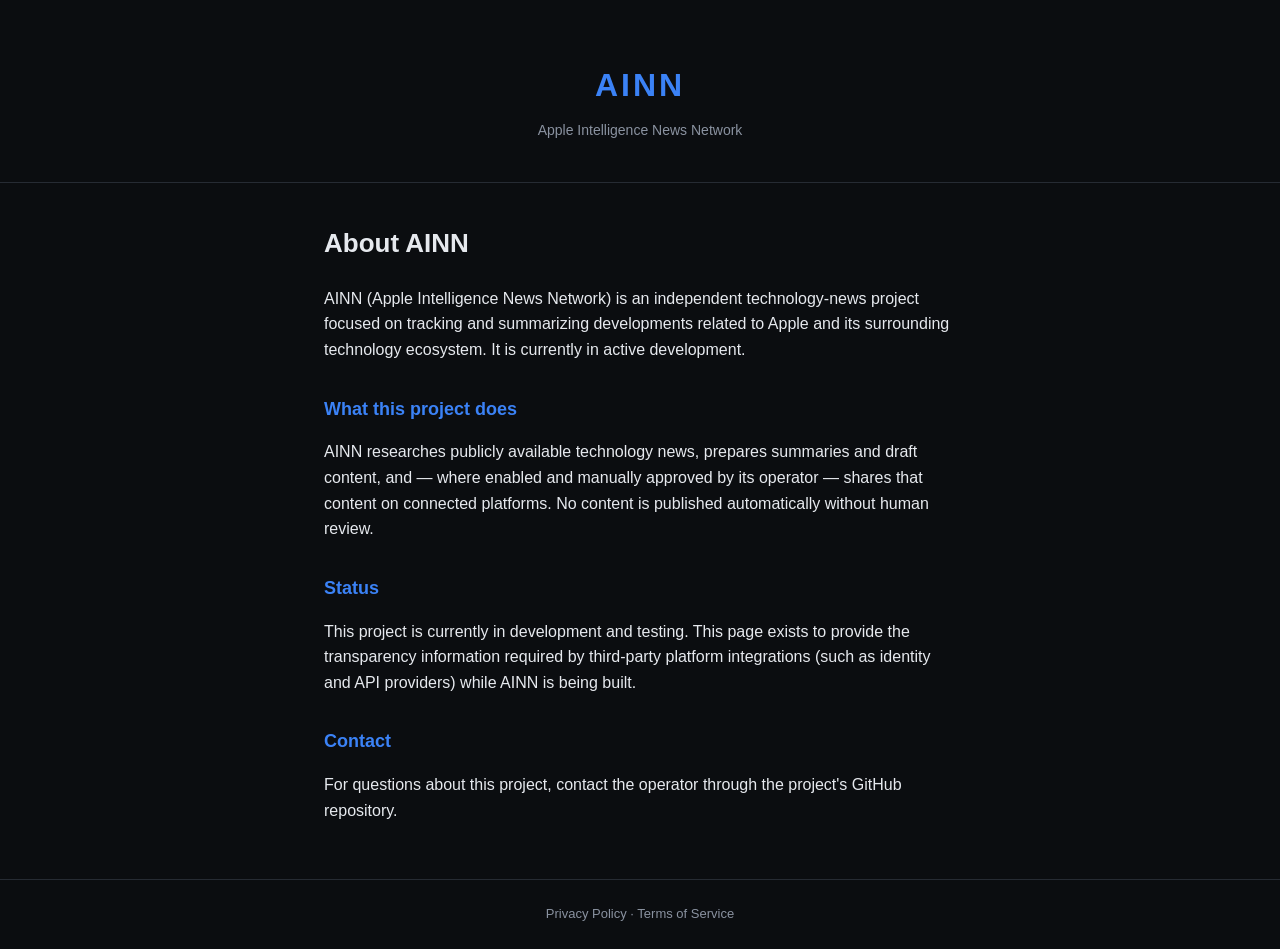
<file: index.html>
<!DOCTYPE html>
<html lang="en">
<head>
<meta charset="UTF-8" />
<meta name="viewport" content="width=device-width, initial-scale=1.0" />
<title>AINN — Apple Intelligence News Network</title>
<link rel="stylesheet" href="style.css" />
</head>
<body>
  <header class="hero">
    <div class="brand-mark">AINN</div>
    <div class="brand-sub">Apple Intelligence News Network</div>
  </header>

  <main class="content">
    <section>
      <h1>About AINN</h1>
      <p>
        AINN (Apple Intelligence News Network) is an independent technology-news project focused
        on tracking and summarizing developments related to Apple and its surrounding technology
        ecosystem. It is currently in active development.
      </p>
    </section>

    <section>
      <h2>What this project does</h2>
      <p>
        AINN researches publicly available technology news, prepares summaries and draft content,
        and — where enabled and manually approved by its operator — shares that content on
        connected platforms. No content is published automatically without human review.
      </p>
    </section>

    <section>
      <h2>Status</h2>
      <p>
        This project is currently in development and testing. This page exists to provide the
        transparency information required by third-party platform integrations (such as identity
        and API providers) while AINN is being built.
      </p>
    </section>

    <section>
      <h2>Contact</h2>
      <p>
        For questions about this project, contact the operator through the project's GitHub
        repository.
      </p>
    </section>
  </main>

  <footer>
    <a href="privacy.html">Privacy Policy</a> &middot; <a href="terms.html">Terms of Service</a>
  </footer>
</body>
</html>
</file>
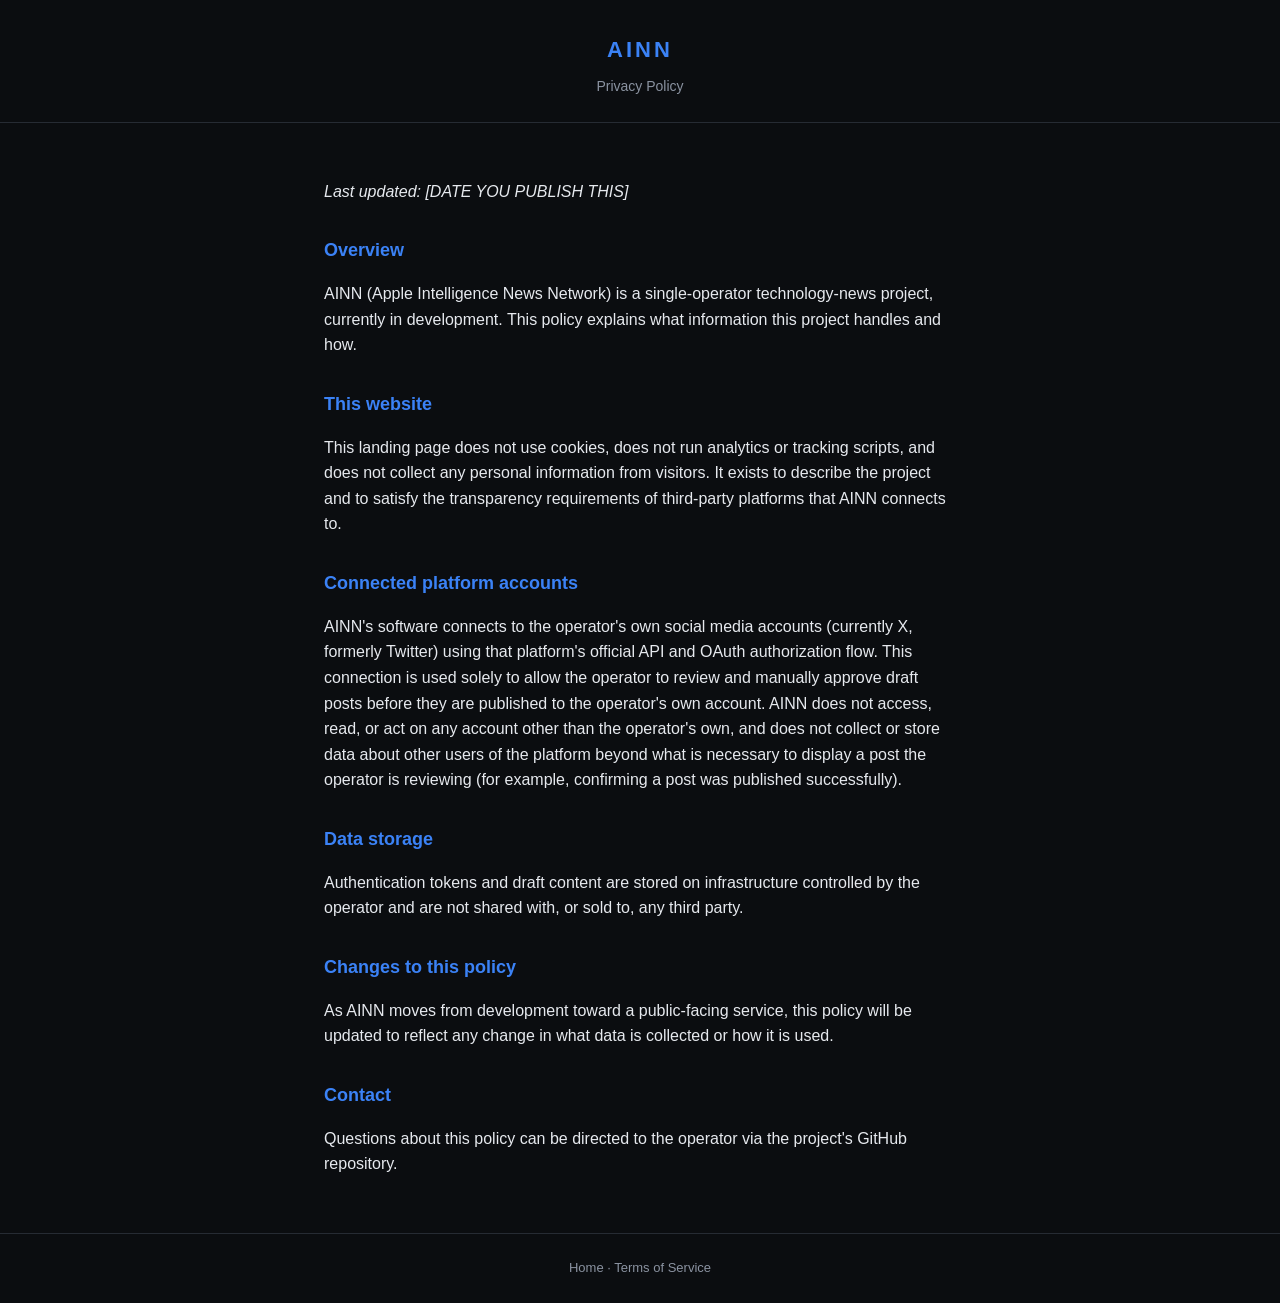
<file: privacy.html>
<!DOCTYPE html>
<html lang="en">
<head>
<meta charset="UTF-8" />
<meta name="viewport" content="width=device-width, initial-scale=1.0" />
<title>Privacy Policy — AINN</title>
<link rel="stylesheet" href="style.css" />
</head>
<body>
  <header class="hero small">
    <div class="brand-mark">AINN</div>
    <div class="brand-sub">Privacy Policy</div>
  </header>

  <main class="content">
    <p><em>Last updated: [DATE YOU PUBLISH THIS]</em></p>

    <section>
      <h2>Overview</h2>
      <p>
        AINN (Apple Intelligence News Network) is a single-operator technology-news project,
        currently in development. This policy explains what information this project handles and
        how.
      </p>
    </section>

    <section>
      <h2>This website</h2>
      <p>
        This landing page does not use cookies, does not run analytics or tracking scripts, and
        does not collect any personal information from visitors. It exists to describe the
        project and to satisfy the transparency requirements of third-party platforms that AINN
        connects to.
      </p>
    </section>

    <section>
      <h2>Connected platform accounts</h2>
      <p>
        AINN's software connects to the operator's own social media accounts (currently X, formerly
        Twitter) using that platform's official API and OAuth authorization flow. This connection
        is used solely to allow the operator to review and manually approve draft posts before
        they are published to the operator's own account. AINN does not access, read, or act on
        any account other than the operator's own, and does not collect or store data about other
        users of the platform beyond what is necessary to display a post the operator is
        reviewing (for example, confirming a post was published successfully).
      </p>
    </section>

    <section>
      <h2>Data storage</h2>
      <p>
        Authentication tokens and draft content are stored on infrastructure controlled by the
        operator and are not shared with, or sold to, any third party.
      </p>
    </section>

    <section>
      <h2>Changes to this policy</h2>
      <p>
        As AINN moves from development toward a public-facing service, this policy will be
        updated to reflect any change in what data is collected or how it is used.
      </p>
    </section>

    <section>
      <h2>Contact</h2>
      <p>Questions about this policy can be directed to the operator via the project's GitHub repository.</p>
    </section>
  </main>

  <footer>
    <a href="index.html">Home</a> &middot; <a href="terms.html">Terms of Service</a>
  </footer>
</body>
</html>
</file>
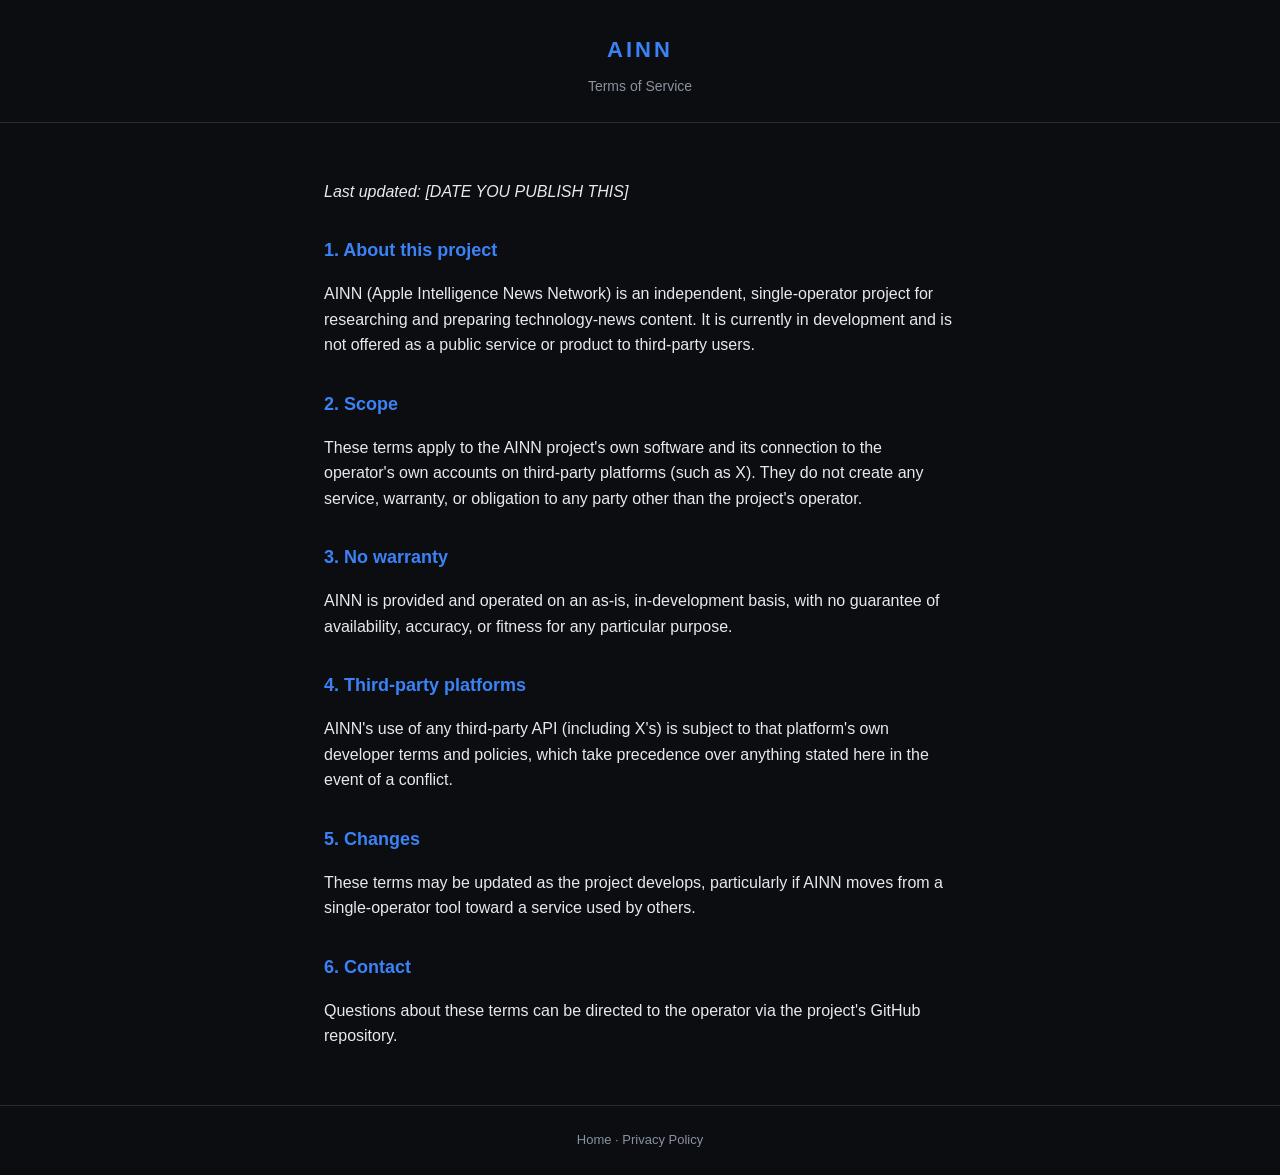
<file: terms.html>
<!DOCTYPE html>
<html lang="en">
<head>
<meta charset="UTF-8" />
<meta name="viewport" content="width=device-width, initial-scale=1.0" />
<title>Terms of Service — AINN</title>
<link rel="stylesheet" href="style.css" />
</head>
<body>
  <header class="hero small">
    <div class="brand-mark">AINN</div>
    <div class="brand-sub">Terms of Service</div>
  </header>

  <main class="content">
    <p><em>Last updated: [DATE YOU PUBLISH THIS]</em></p>

    <section>
      <h2>1. About this project</h2>
      <p>
        AINN (Apple Intelligence News Network) is an independent, single-operator project for
        researching and preparing technology-news content. It is currently in development and is
        not offered as a public service or product to third-party users.
      </p>
    </section>

    <section>
      <h2>2. Scope</h2>
      <p>
        These terms apply to the AINN project's own software and its connection to the operator's
        own accounts on third-party platforms (such as X). They do not create any service,
        warranty, or obligation to any party other than the project's operator.
      </p>
    </section>

    <section>
      <h2>3. No warranty</h2>
      <p>
        AINN is provided and operated on an as-is, in-development basis, with no guarantee of
        availability, accuracy, or fitness for any particular purpose.
      </p>
    </section>

    <section>
      <h2>4. Third-party platforms</h2>
      <p>
        AINN's use of any third-party API (including X's) is subject to that platform's own
        developer terms and policies, which take precedence over anything stated here in the
        event of a conflict.
      </p>
    </section>

    <section>
      <h2>5. Changes</h2>
      <p>
        These terms may be updated as the project develops, particularly if AINN moves from a
        single-operator tool toward a service used by others.
      </p>
    </section>

    <section>
      <h2>6. Contact</h2>
      <p>Questions about these terms can be directed to the operator via the project's GitHub repository.</p>
    </section>
  </main>

  <footer>
    <a href="index.html">Home</a> &middot; <a href="privacy.html">Privacy Policy</a>
  </footer>
</body>
</html>
</file>
<file: style.css>
:root {
  --bg: #0b0d10;
  --panel: #14171c;
  --text: #e6e9ee;
  --text-dim: #8a92a0;
  --accent: #3b82f6;
  --border: #262b33;
}
* { box-sizing: border-box; }
body {
  margin: 0; background: var(--bg); color: var(--text);
  font-family: -apple-system, "SF Pro Text", Inter, sans-serif;
  line-height: 1.6;
}
.hero {
  padding: 60px 24px 40px; text-align: center; border-bottom: 1px solid var(--border);
}
.hero.small { padding: 32px 24px 24px; }
.brand-mark { font-size: 32px; font-weight: 800; letter-spacing: 3px; color: var(--accent); }
.hero.small .brand-mark { font-size: 22px; }
.brand-sub { font-size: 14px; color: var(--text-dim); margin-top: 8px; }

.content { max-width: 680px; margin: 0 auto; padding: 40px 24px; }
.content h1 { font-size: 26px; margin-top: 0; }
.content h2 { font-size: 18px; color: var(--accent); margin-top: 32px; }
.content p { color: var(--text); }

footer {
  text-align: center; padding: 24px; color: var(--text-dim); font-size: 13px;
  border-top: 1px solid var(--border);
}
footer a { color: var(--text-dim); text-decoration: none; }
footer a:hover { color: var(--accent); }
</file>
